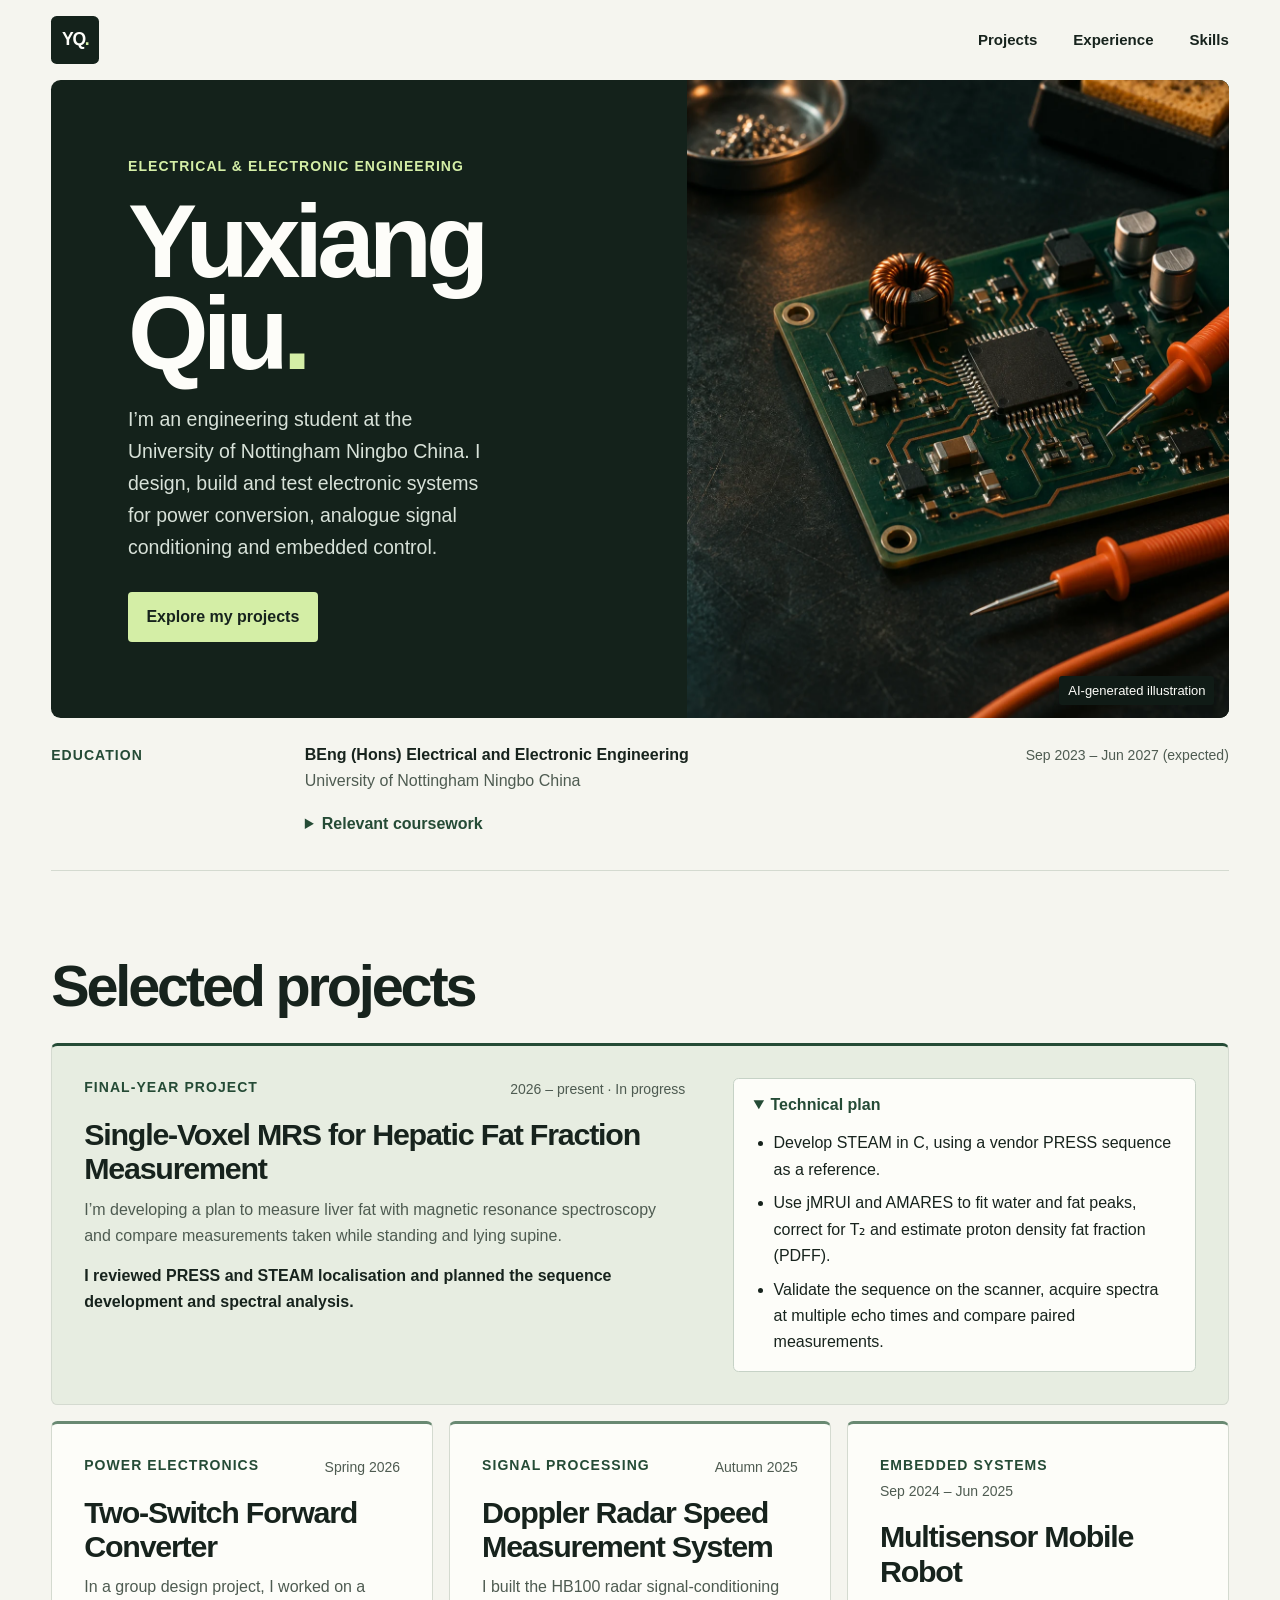
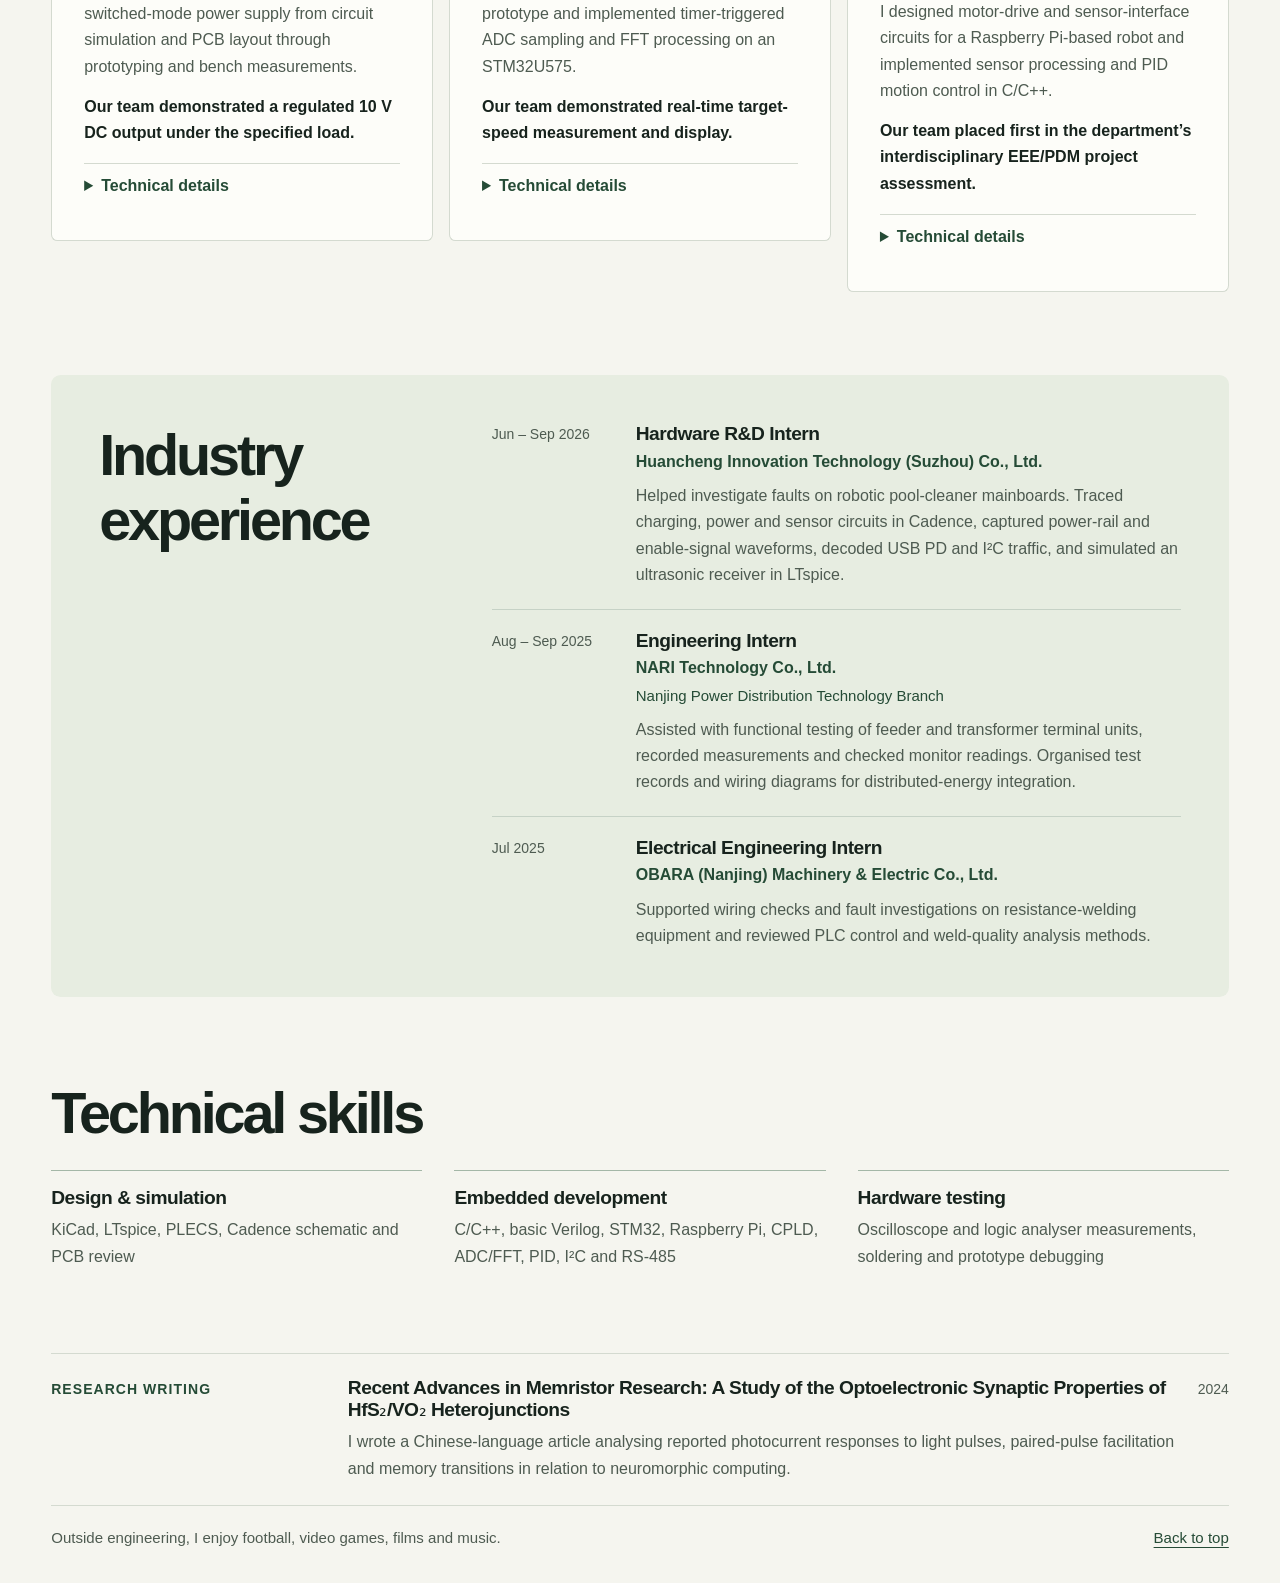
<file: index.html>
<!doctype html>
<html lang="en">
<head>
  <meta charset="utf-8">
  <meta name="viewport" content="width=device-width, initial-scale=1">
  <meta name="description" content="Yuxiang Qiu's electrical and electronic engineering portfolio, featuring circuit design, power electronics, embedded systems and hardware testing.">
  <title>Yuxiang Qiu | Electrical &amp; Electronic Engineering</title>
  <link rel="icon" href="assets/favicon.ico" sizes="16x16 32x32 48x48">
  <link rel="stylesheet" href="styles.css">
</head>
<body id="top">
  <a class="skip-link" href="#main">Skip to content</a>
  <header class="site-header frame">
    <a class="wordmark" href="#top" aria-label="Yuxiang Qiu, page top">YQ<span>.</span></a>
    <nav aria-label="Main navigation">
      <a href="#projects">Projects</a>
      <a href="#experience">Experience</a>
      <a href="#skills">Skills</a>
    </nav>
  </header>

  <main id="main" class="frame" tabindex="-1">
    <section class="hero" aria-labelledby="intro-title">
      <div class="hero-copy">
        <p class="eyebrow">Electrical &amp; Electronic Engineering</p>
        <h1 id="intro-title">Yuxiang<br>Qiu<span>.</span></h1>
        <p class="intro">I’m an engineering student at the University of Nottingham Ningbo China. I design, build and test electronic systems for power conversion, analogue signal conditioning and embedded control.</p>
        <a class="primary-link" href="#projects">Explore my projects</a>
      </div>
      <figure class="hero-visual">
        <img src="assets/bench.webp" alt="Close-up of a circuit board with a copper coil and orange test probes" width="1122" height="1402" fetchpriority="high">
        <figcaption>AI-generated illustration</figcaption>
      </figure>
    </section>

    <section class="education" aria-labelledby="education-title">
      <h2 id="education-title" class="eyebrow">Education</h2>
      <div>
        <p class="degree">BEng (Hons) Electrical and Electronic Engineering</p>
        <p>University of Nottingham Ningbo China</p>
        <details class="coursework">
          <summary>Relevant coursework</summary>
          <p><strong>Completed:</strong> Electrical Energy Conditioning and Control, Electronic Processing and Communications, and Design and Implementation of Engineering Software.</p>
          <p><strong>In progress:</strong> Analogue Electronics, Embedded Computing, and Power Electronic Design.</p>
        </details>
      </div>
      <p class="date">Sep 2023 – Jun 2027 (expected)</p>
    </section>

    <section id="projects" class="projects section" aria-labelledby="projects-title">
      <h2 id="projects-title">Selected projects</h2>
      <div class="project-grid">
        <article class="project capstone">
          <div>
            <div class="project-meta"><p class="eyebrow">Final-year project</p><p class="date">2026 – present · In progress</p></div>
            <h3>Single-Voxel MRS for Hepatic Fat Fraction Measurement</h3>
            <p>I’m developing a plan to measure liver fat with magnetic resonance spectroscopy and compare measurements taken while standing and lying supine.</p>
            <p class="project-result">I reviewed PRESS and STEAM localisation and planned the sequence development and spectral analysis.</p>
          </div>
          <details open>
            <summary>Technical plan</summary>
            <ul>
              <li>Develop STEAM in C, using a vendor PRESS sequence as a reference.</li>
              <li>Use jMRUI and AMARES to fit water and fat peaks, correct for T₂ and estimate proton density fat fraction (PDFF).</li>
              <li>Validate the sequence on the scanner, acquire spectra at multiple echo times and compare paired measurements.</li>
            </ul>
          </details>
        </article>

        <article class="project">
          <div class="project-meta"><p class="eyebrow">Power electronics</p><p class="date">Spring 2026</p></div>
          <h3>Two-Switch Forward Converter</h3>
          <p>In a group design project, I worked on a switched-mode power supply from circuit simulation and PCB layout through prototyping and bench measurements.</p>
          <p class="project-result">Our team demonstrated a regulated 10 V DC output under the specified load.</p>
          <details>
            <summary>Technical details</summary>
            <ul>
              <li>Worked on the rectifier, switching stage, transformer and LC output filter.</li>
              <li>Compared open- and closed-loop operation in PLECS and laid out a two-layer PCB in KiCad.</li>
              <li>Built PWM and gate-drive circuits, wound the transformer and output inductor, and measured switching behaviour and ripple.</li>
              <li>Designed Type I and Type III voltage-loop compensators and evaluated thermal requirements.</li>
            </ul>
          </details>
        </article>

        <article class="project">
          <div class="project-meta"><p class="eyebrow">Signal processing</p><p class="date">Autumn 2025</p></div>
          <h3>Doppler Radar Speed Measurement System</h3>
          <p>I built the HB100 radar signal-conditioning prototype and implemented timer-triggered ADC sampling and FFT processing on an STM32U575.</p>
          <p class="project-result">Our team demonstrated real-time target-speed measurement and display.</p>
          <details>
            <summary>Technical details</summary>
            <ul>
              <li>Simulated filters, amplification and comparator stages in LTspice, and developed the PCB layout in KiCad.</li>
              <li>Measured the intermediate-frequency signal to tune gain and filtering for the STM32 ADC.</li>
              <li>Implemented CPLD display and serial decoding logic in Verilog and integrated RS-485 communication.</li>
            </ul>
          </details>
        </article>

        <article class="project">
          <div class="project-meta"><p class="eyebrow">Embedded systems</p><p class="date">Sep 2024 – Jun 2025</p></div>
          <h3>Multisensor Mobile Robot</h3>
          <p>I designed motor-drive and sensor-interface circuits for a Raspberry Pi-based robot and implemented sensor processing and PID motion control in C/C++.</p>
          <p class="project-result">Our team placed first in the department’s interdisciplinary EEE/PDM project assessment.</p>
          <details>
            <summary>Technical details</summary>
            <ul>
              <li>Designed an H-bridge motor drive and level shifting for 5 V sensors connected to 3.3 V GPIO.</li>
              <li>Integrated ultrasonic, inertial and infrared sensors. Our team measured ultrasonic distances to within ±1 cm.</li>
              <li>Used an oscilloscope to diagnose interference and motor instability during prototype testing.</li>
            </ul>
          </details>
        </article>

      </div>
    </section>

    <section id="experience" class="experience section" aria-labelledby="experience-title">
      <h2 id="experience-title">Industry experience</h2>
      <div class="roles">
        <article class="role">
          <p class="date">Jun – Sep 2026</p>
          <div>
            <h3>Hardware R&amp;D Intern</h3>
            <p class="organisation">Huancheng Innovation Technology (Suzhou) Co., Ltd.</p>
            <p>Helped investigate faults on robotic pool-cleaner mainboards. Traced charging, power and sensor circuits in Cadence, captured power-rail and enable-signal waveforms, decoded USB PD and I²C traffic, and simulated an ultrasonic receiver in LTspice.</p>
          </div>
        </article>
        <article class="role">
          <p class="date">Aug – Sep 2025</p>
          <div>
            <h3>Engineering Intern</h3>
            <p class="organisation">NARI Technology Co., Ltd.</p>
            <p class="branch">Nanjing Power Distribution Technology Branch</p>
            <p>Assisted with functional testing of feeder and transformer terminal units, recorded measurements and checked monitor readings. Organised test records and wiring diagrams for distributed-energy integration.</p>
          </div>
        </article>
        <article class="role">
          <p class="date">Jul 2025</p>
          <div>
            <h3>Electrical Engineering Intern</h3>
            <p class="organisation">OBARA (Nanjing) Machinery &amp; Electric Co., Ltd.</p>
            <p>Supported wiring checks and fault investigations on resistance-welding equipment and reviewed PLC control and weld-quality analysis methods.</p>
          </div>
        </article>
      </div>
    </section>

    <section id="skills" class="section" aria-labelledby="skills-title">
      <h2 id="skills-title">Technical skills</h2>
      <div class="skill-grid">
        <div><h3>Design &amp; simulation</h3><p>KiCad, LTspice, PLECS, Cadence schematic and PCB review</p></div>
        <div><h3>Embedded development</h3><p>C/C++, basic Verilog, STM32, Raspberry Pi, CPLD, ADC/FFT, PID, I²C and RS-485</p></div>
        <div><h3>Hardware testing</h3><p>Oscilloscope and logic analyser measurements, soldering and prototype debugging</p></div>
      </div>
    </section>

    <section class="research" aria-labelledby="research-title">
      <h2 id="research-title" class="eyebrow">Research writing</h2>
      <div>
        <h3>Recent Advances in Memristor Research: A Study of the Optoelectronic Synaptic Properties of HfS₂/VO₂ Heterojunctions</h3>
        <p>I wrote a Chinese-language article analysing reported photocurrent responses to light pulses, paired-pulse facilitation and memory transitions in relation to neuromorphic computing.</p>
      </div>
      <p class="date">2024</p>
    </section>
  </main>

  <footer class="site-footer frame">
    <p>Outside engineering, I enjoy football, video games, films and music.</p>
    <a href="#top">Back to top</a>
  </footer>
</body>
</html>
</file>
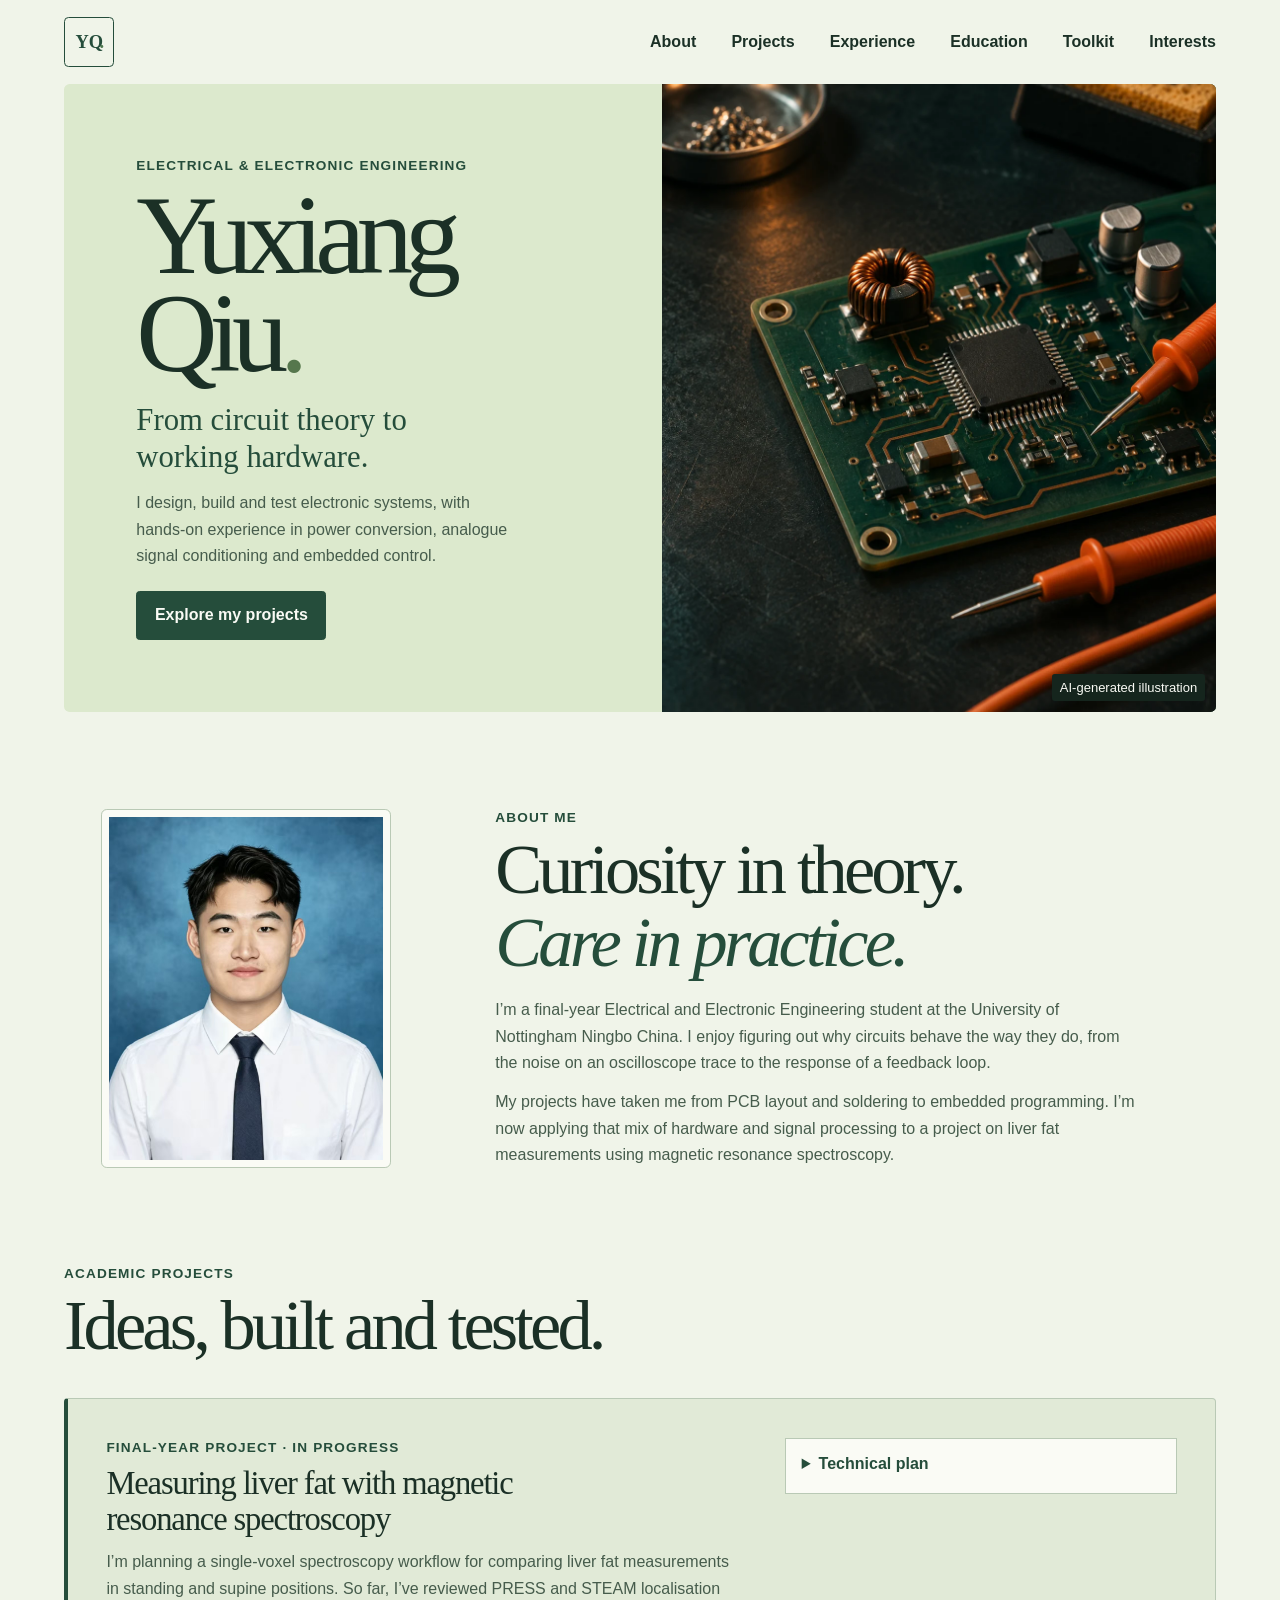
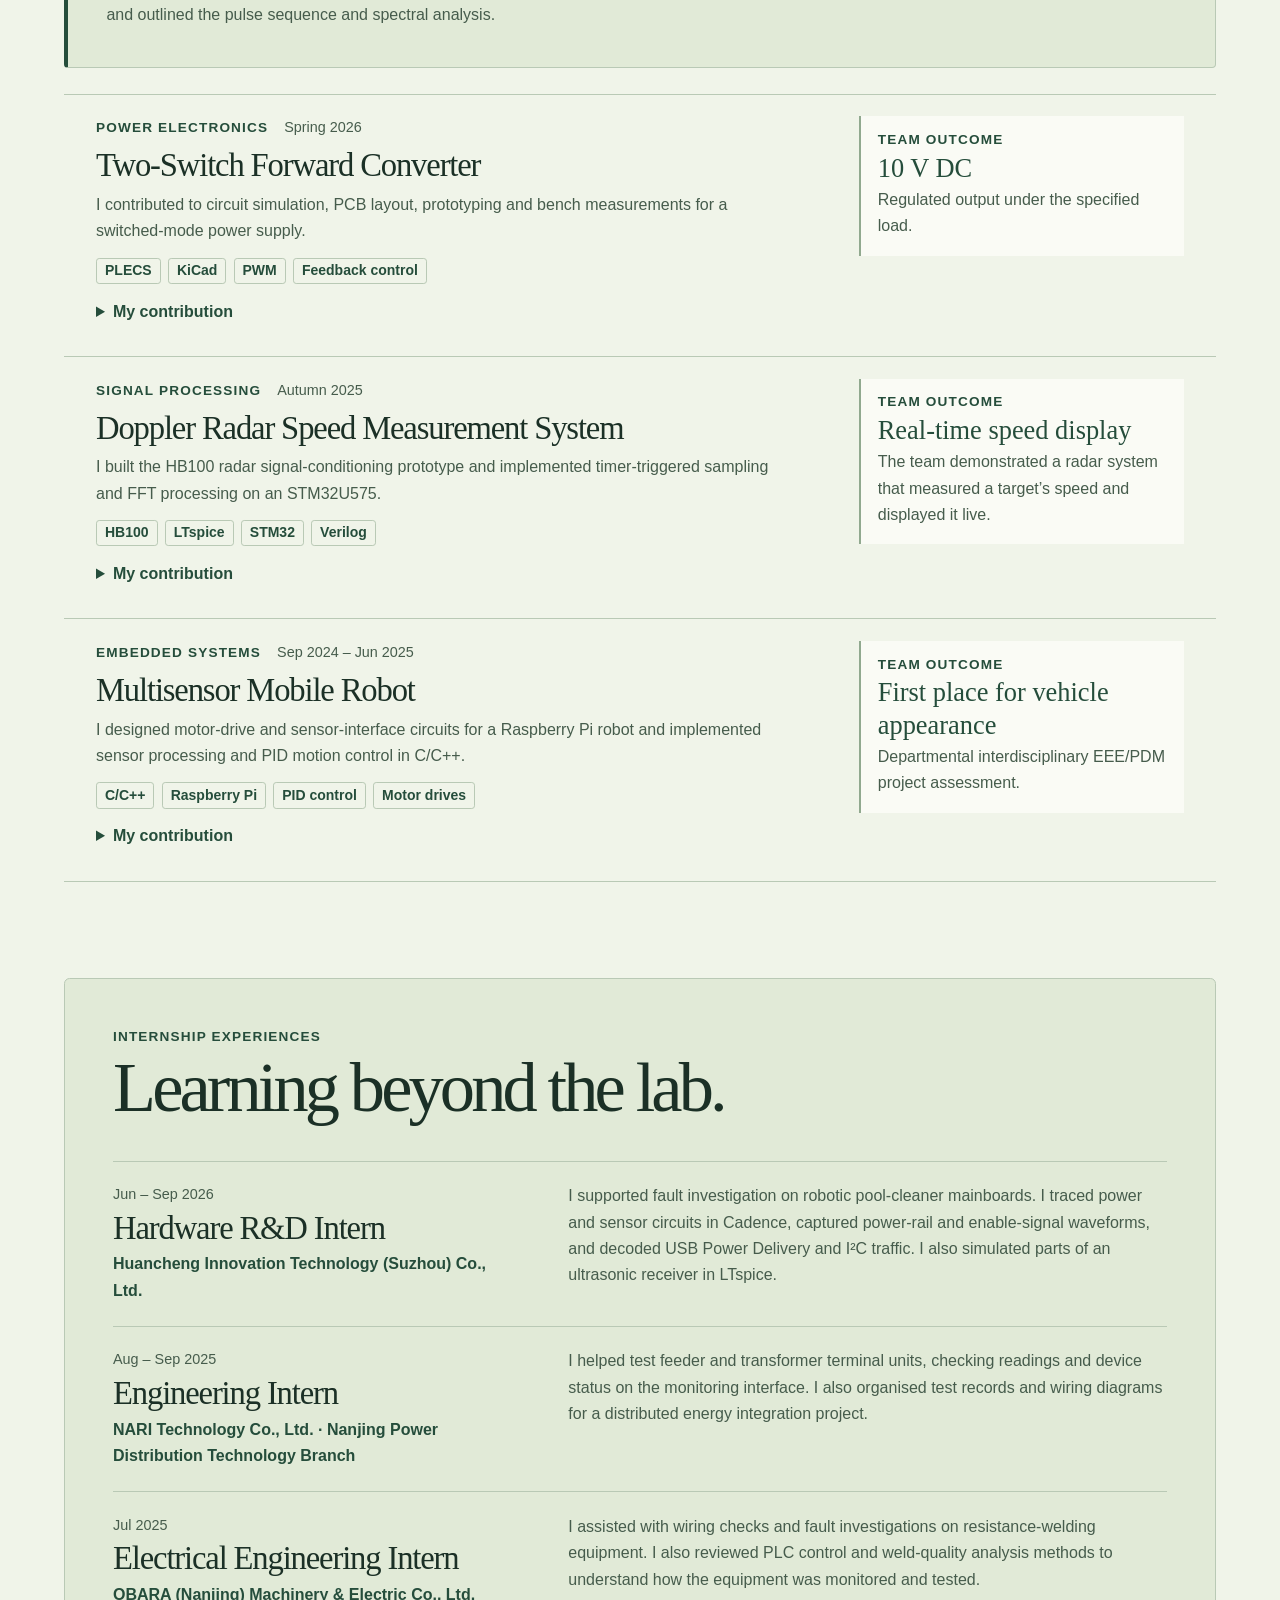
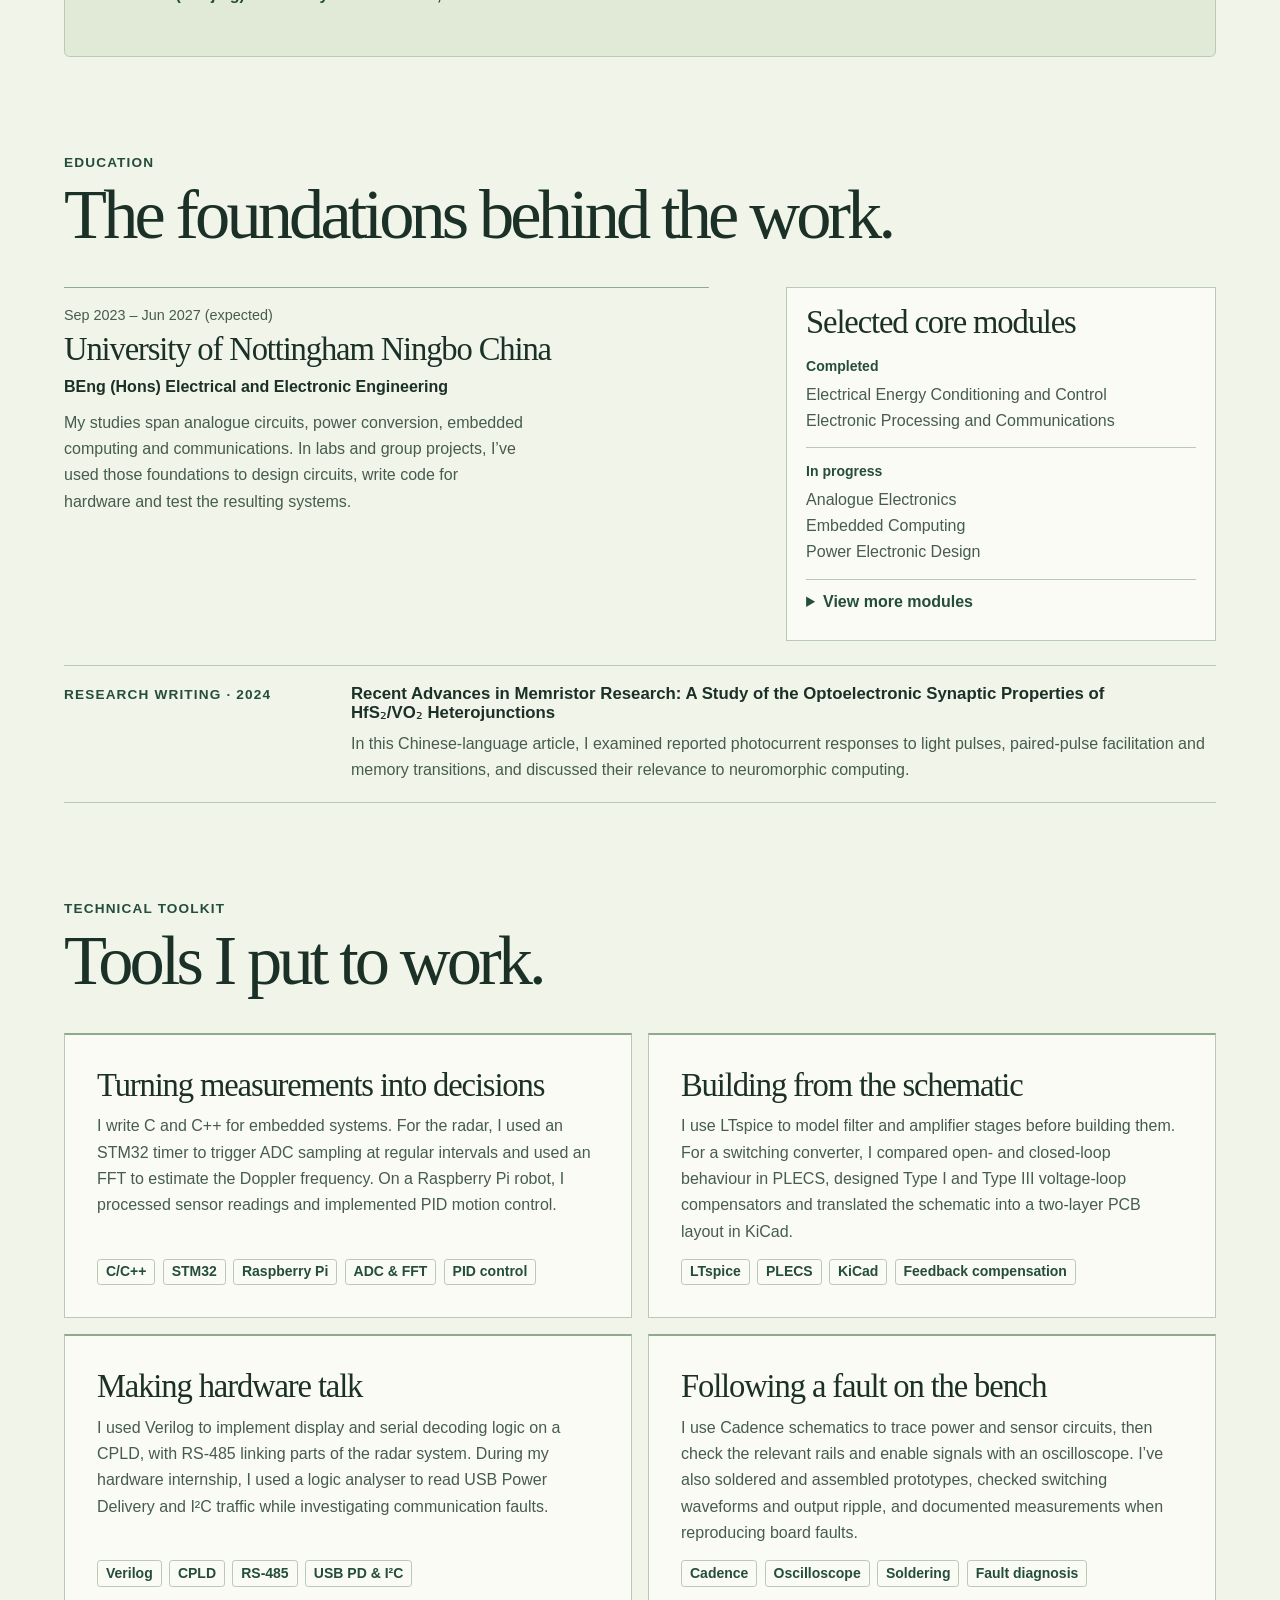
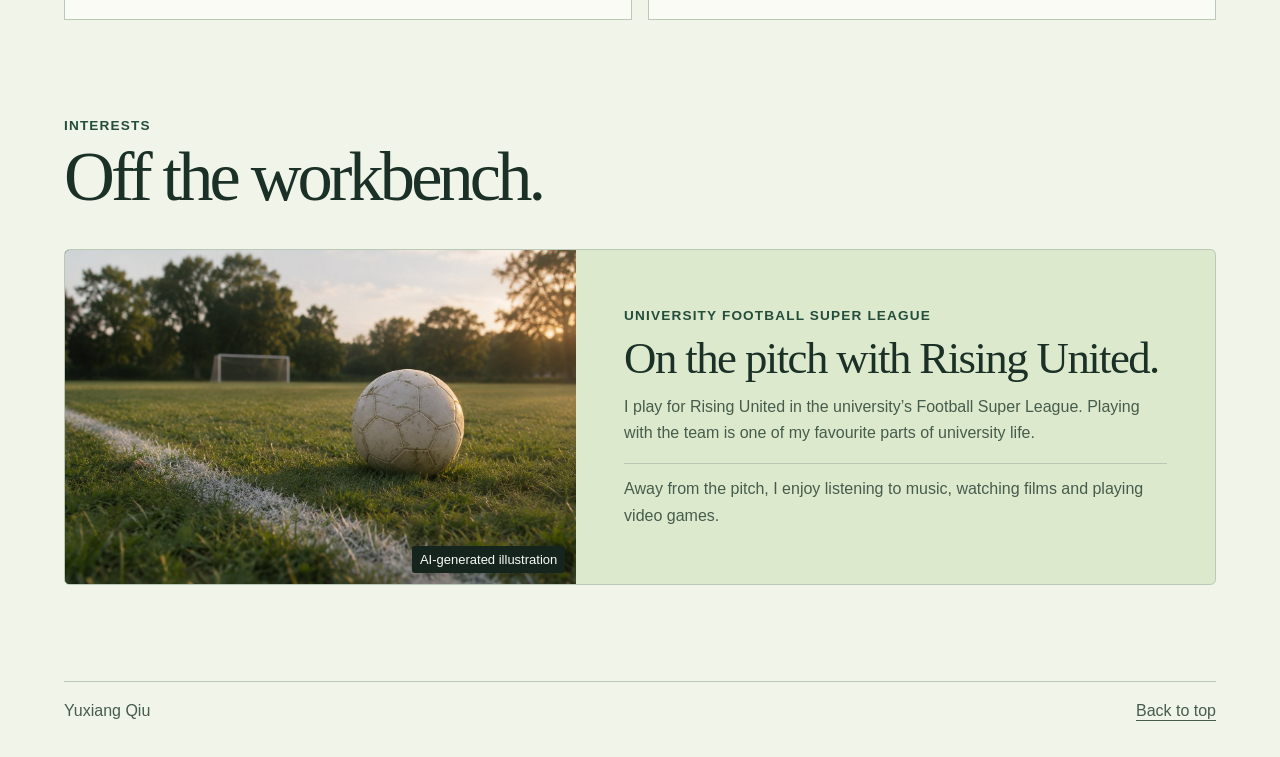
<file: part1-v2/index.html>
<!doctype html>
<html lang="en-GB">
<head>
  <meta charset="utf-8">
  <meta name="viewport" content="width=device-width, initial-scale=1">
  <meta name="description" content="Yuxiang Qiu's engineering portfolio, from circuit design and embedded systems to magnetic resonance spectroscopy.">
  <title>Yuxiang Qiu | Engineering Portfolio</title>
  <link rel="icon" href="assets/favicon.ico" sizes="16x16 32x32 48x48">
  <link rel="stylesheet" href="styles.css">
</head>
<body id="top">
  <a class="skip-link" href="#main">Skip to content</a>
  <header class="site-header frame">
    <a class="wordmark" href="#top" aria-label="Yuxiang Qiu, page top">YQ<span>.</span></a>
    <nav aria-label="Main navigation">
      <a href="#about">About</a>
      <a href="#projects">Projects</a>
      <a href="#experience">Experience</a>
      <a href="#education">Education</a>
      <a href="#skills">Toolkit</a>
      <a href="#interests">Interests</a>
    </nav>
  </header>

  <main id="main" class="frame" tabindex="-1">
    <section class="hero" aria-labelledby="hero-title">
      <div class="hero-copy">
        <p class="section-label">Electrical &amp; Electronic Engineering</p>
        <h1 id="hero-title">Yuxiang<br class="hero-break"> Qiu<span>.</span></h1>
        <p class="hero-line">From circuit theory to working hardware.</p>
        <p class="hero-description">I design, build and test electronic systems, with hands-on experience in power conversion, analogue signal conditioning and embedded control.</p>
        <a class="button" href="#projects">Explore my projects</a>
      </div>
      <figure class="hero-media">
        <img src="assets/bench.webp" alt="Close-up of a circuit board with a copper coil and orange test probes" width="1122" height="1402" fetchpriority="high">
        <figcaption>AI-generated illustration</figcaption>
      </figure>
    </section>

    <section id="about" class="about section" aria-labelledby="about-title">
      <div class="about-copy">
        <p class="section-label">About me</p>
        <h2 id="about-title">Curiosity in theory.<br><em>Care in practice.</em></h2>
        <p>I’m a final-year Electrical and Electronic Engineering student at the University of Nottingham Ningbo China. I enjoy figuring out why circuits behave the way they do, from the noise on an oscilloscope trace to the response of a feedback loop.</p>
        <p>My projects have taken me from PCB layout and soldering to embedded programming. I’m now applying that mix of hardware and signal processing to a project on liver fat measurements using magnetic resonance spectroscopy.</p>
      </div>
      <img class="portrait" src="assets/portrait.jpg" alt="Portrait of Yuxiang Qiu" width="960" height="1200" loading="lazy" decoding="async">
    </section>

    <section id="projects" class="section" aria-labelledby="projects-title">
      <header class="section-heading">
        <p class="section-label">Academic projects</p>
        <h2 id="projects-title">Ideas, built and tested.</h2>
      </header>
      <article class="current-project">
        <div>
          <p class="section-label">Final-year project · In progress</p>
          <h3>Measuring liver fat with magnetic resonance spectroscopy</h3>
          <p>I’m planning a single-voxel spectroscopy workflow for comparing liver fat measurements in standing and supine positions. So far, I’ve reviewed PRESS and STEAM localisation and outlined the pulse sequence and spectral analysis.</p>
        </div>
        <details>
          <summary>Technical plan</summary>
          <ul>
            <li>Use a vendor PRESS sequence as a reference for developing STEAM in C.</li>
            <li>Fit water and fat peaks using jMRUI and AMARES, then apply T₂ correction to estimate proton density fat fraction (PDFF).</li>
            <li>Validate the sequence on the scanner and compare paired measurements acquired at multiple echo times.</li>
          </ul>
        </details>
      </article>
      <div class="project-list">
        <article class="project">
          <div>
            <div class="entry-meta"><p class="section-label">Power electronics</p><p class="date">Spring 2026</p></div>
            <h3>Two-Switch Forward Converter</h3>
            <p>I contributed to circuit simulation, PCB layout, prototyping and bench measurements for a switched-mode power supply.</p>
            <ul class="tags" aria-label="Technologies"><li>PLECS</li><li>KiCad</li><li>PWM</li><li>Feedback control</li></ul>
            <details>
              <summary>My contribution</summary>
              <ul>
                <li>Compared open- and closed-loop operation in PLECS and laid out a two-layer PCB in KiCad.</li>
                <li>Built PWM and gate-drive circuits, wound magnetic components and checked switching behaviour and ripple on the bench.</li>
                <li>Designed Type I and Type III voltage-loop compensators.</li>
              </ul>
            </details>
          </div>
          <div class="outcome">
            <p class="section-label">Team outcome</p>
            <p class="result">10 V DC</p>
            <p>Regulated output under the specified load.</p>
          </div>
        </article>
        <article class="project">
          <div>
            <div class="entry-meta"><p class="section-label">Signal processing</p><p class="date">Autumn 2025</p></div>
            <h3>Doppler Radar Speed Measurement System</h3>
            <p>I built the HB100 radar signal-conditioning prototype and implemented timer-triggered sampling and FFT processing on an STM32U575.</p>
            <ul class="tags" aria-label="Technologies"><li>HB100</li><li>LTspice</li><li>STM32</li><li>Verilog</li></ul>
            <details>
              <summary>My contribution</summary>
              <ul>
                <li>Simulated filtering, amplification and comparator stages in LTspice and developed the PCB layout in KiCad.</li>
                <li>Checked the radar signal on the bench to tune the gain and filtering for the STM32 ADC.</li>
                <li>Implemented display and serial decoding logic on a CPLD and integrated RS-485 communication.</li>
              </ul>
            </details>
          </div>
          <div class="outcome">
            <p class="section-label">Team outcome</p>
            <p class="result">Real-time speed display</p>
            <p>The team demonstrated a radar system that measured a target’s speed and displayed it live.</p>
          </div>
        </article>
        <article class="project">
          <div>
            <div class="entry-meta"><p class="section-label">Embedded systems</p><p class="date">Sep 2024 – Jun 2025</p></div>
            <h3>Multisensor Mobile Robot</h3>
            <p>I designed motor-drive and sensor-interface circuits for a Raspberry Pi robot and implemented sensor processing and PID motion control in C/C++.</p>
            <ul class="tags" aria-label="Technologies"><li>C/C++</li><li>Raspberry Pi</li><li>PID control</li><li>Motor drives</li></ul>
            <details>
              <summary>My contribution</summary>
              <ul>
                <li>Designed an H-bridge motor drive and level shifting for 5 V sensors connected to 3.3 V GPIO.</li>
                <li>Integrated ultrasonic, inertial and infrared sensors. Our team measured ultrasonic distances to within ±1 cm.</li>
                <li>Used an oscilloscope to diagnose interference and motor instability during prototype testing.</li>
              </ul>
            </details>
          </div>
          <div class="outcome">
            <p class="section-label">Team outcome</p>
            <p class="result">First place for vehicle appearance</p>
            <p>Departmental interdisciplinary EEE/PDM project assessment.</p>
          </div>
        </article>
      </div>
    </section>

    <section id="experience" class="section experience" aria-labelledby="experience-title">
      <header class="section-heading">
        <p class="section-label">Internship experiences</p>
        <h2 id="experience-title">Learning beyond the lab.</h2>
      </header>
      <div class="experience-list">
        <article class="role">
          <div>
            <p class="date">Jun – Sep 2026</p>
            <h3>Hardware R&amp;D Intern</h3>
            <p class="organisation">Huancheng Innovation Technology (Suzhou) Co., Ltd.</p>
          </div>
          <p>I supported fault investigation on robotic pool-cleaner mainboards. I traced power and sensor circuits in Cadence, captured power-rail and enable-signal waveforms, and decoded USB Power Delivery and I²C traffic. I also simulated parts of an ultrasonic receiver in LTspice.</p>
        </article>
        <article class="role">
          <div>
            <p class="date">Aug – Sep 2025</p>
            <h3>Engineering Intern</h3>
            <p class="organisation">NARI Technology Co., Ltd. · Nanjing Power Distribution Technology Branch</p>
          </div>
          <p>I helped test feeder and transformer terminal units, checking readings and device status on the monitoring interface. I also organised test records and wiring diagrams for a distributed energy integration project.</p>
        </article>
        <article class="role">
          <div>
            <p class="date">Jul 2025</p>
            <h3>Electrical Engineering Intern</h3>
            <p class="organisation">OBARA (Nanjing) Machinery &amp; Electric Co., Ltd.</p>
          </div>
          <p>I assisted with wiring checks and fault investigations on resistance-welding equipment. I also reviewed PLC control and weld-quality analysis methods to understand how the equipment was monitored and tested.</p>
        </article>
      </div>
    </section>

    <section id="education" class="section" aria-labelledby="education-title">
      <header class="section-heading">
        <p class="section-label">Education</p>
        <h2 id="education-title">The foundations behind the work.</h2>
      </header>
      <div class="education-grid">
        <div class="degree">
          <p class="date">Sep 2023 – Jun 2027 (expected)</p>
          <h3>University of Nottingham Ningbo China</h3>
          <p class="degree-name">BEng (Hons) Electrical and Electronic Engineering</p>
          <p>My studies span analogue circuits, power conversion, embedded computing and communications. In labs and group projects, I’ve used those foundations to design circuits, write code for hardware and test the resulting systems.</p>
        </div>
        <div class="core-courses">
          <h3>Selected core modules</h3>
          <dl class="course-groups">
            <div>
              <dt>Completed</dt>
              <dd>Electrical Energy Conditioning and Control</dd>
              <dd>Electronic Processing and Communications</dd>
            </div>
            <div>
              <dt>In progress</dt>
              <dd>Analogue Electronics</dd>
              <dd>Embedded Computing</dd>
              <dd>Power Electronic Design</dd>
            </div>
          </dl>
          <details class="course-details">
            <summary>View more modules</summary>
            <h4>2024–2025</h4>
            <ul>
              <li>Power and Energy <span class="course-code">(EEEE1035)</span></li>
              <li>Information and Systems <span class="course-code">(EEEE1036)</span></li>
              <li>Engineering Mathematics <span class="course-code">(EEEE1037)</span></li>
              <li>Introduction to Software Engineering and Programming <span class="course-code">(EEEE1044)</span></li>
              <li>Applied Electrical and Electronic Engineering Construction Project <span class="course-code">(EEEE1039)</span></li>
              <li>Contemporary Engineering Themes A <span class="course-code">(EEEE1045)</span></li>
            </ul>
            <h4>2025–2026</h4>
            <ul>
              <li>Modelling Methods and Tools <span class="course-code">(EEEE2058)</span></li>
              <li>Design and Implementation of Engineering Software <span class="course-code">(EEEE2067)</span></li>
              <li>Electronic Systems Group Design Project <span class="course-code">(EEEE2075)</span></li>
              <li>Energy Conditioning Group Design Project <span class="course-code">(EEEE2074)</span></li>
              <li>Contemporary Engineering Themes B <span class="course-code">(EEEE2068)</span></li>
            </ul>
          </details>
        </div>
      </div>
      <aside class="research" aria-labelledby="research-title">
        <p class="section-label">Research writing · 2024</p>
        <div>
          <h3 id="research-title">Recent Advances in Memristor Research: A Study of the Optoelectronic Synaptic Properties of HfS₂/VO₂ Heterojunctions</h3>
          <p>In this Chinese-language article, I examined reported photocurrent responses to light pulses, paired-pulse facilitation and memory transitions, and discussed their relevance to neuromorphic computing.</p>
        </div>
      </aside>
    </section>

    <section id="skills" class="section" aria-labelledby="skills-title">
      <header class="section-heading">
        <p class="section-label">Technical toolkit</p>
        <h2 id="skills-title">Tools I put to work.</h2>
      </header>
      <div class="toolkit">
        <article class="tool">
          <h3>Turning measurements into decisions</h3>
          <p>I write C and C++ for embedded systems. For the radar, I used an STM32 timer to trigger ADC sampling at regular intervals and used an FFT to estimate the Doppler frequency. On a Raspberry Pi robot, I processed sensor readings and implemented PID motion control.</p>
          <ul class="tags" aria-label="Tools and methods"><li>C/C++</li><li>STM32</li><li>Raspberry Pi</li><li>ADC &amp; FFT</li><li>PID control</li></ul>
        </article>
        <article class="tool">
          <h3>Building from the schematic</h3>
          <p>I use LTspice to model filter and amplifier stages before building them. For a switching converter, I compared open- and closed-loop behaviour in PLECS, designed Type I and Type III voltage-loop compensators and translated the schematic into a two-layer PCB layout in KiCad.</p>
          <ul class="tags" aria-label="Tools and methods"><li>LTspice</li><li>PLECS</li><li>KiCad</li><li>Feedback compensation</li></ul>
        </article>
        <article class="tool">
          <h3>Making hardware talk</h3>
          <p>I used Verilog to implement display and serial decoding logic on a CPLD, with RS-485 linking parts of the radar system. During my hardware internship, I used a logic analyser to read USB Power Delivery and I²C traffic while investigating communication faults.</p>
          <ul class="tags" aria-label="Tools and methods"><li>Verilog</li><li>CPLD</li><li>RS-485</li><li>USB PD &amp; I²C</li></ul>
        </article>
        <article class="tool">
          <h3>Following a fault on the bench</h3>
          <p>I use Cadence schematics to trace power and sensor circuits, then check the relevant rails and enable signals with an oscilloscope. I’ve also soldered and assembled prototypes, checked switching waveforms and output ripple, and documented measurements when reproducing board faults.</p>
          <ul class="tags" aria-label="Tools and methods"><li>Cadence</li><li>Oscilloscope</li><li>Soldering</li><li>Fault diagnosis</li></ul>
        </article>
      </div>
    </section>

    <section id="interests" class="section" aria-labelledby="interests-title">
      <header class="section-heading">
        <p class="section-label">Interests</p>
        <h2 id="interests-title">Off the workbench.</h2>
      </header>
      <div class="football">
        <!-- ImageGen prompt: Use case: photorealistic-natural. Asset type: editorial landscape photograph, 3:2, for an English-language student portfolio’s university football section. An unbranded, lightly scuffed white football resting just inside the chalk touchline of a natural grass football pitch, with a simple distant goal and trees softly out of focus in the background. Low camera angle close to the grass, the football in the middle-right third and the touchline leading from the lower left. Late-afternoon natural sunlight, muted grass-greens, warm cream highlights, subtle analog photographic grain, contemplative feeling just before kickoff. Realistic football, believable perspective, recognisable single touchline. Generic illustrative scene, with no people, identifying venues, kit, signage, logos, captions or watermark. -->
        <figure class="football-media">
          <img src="assets/football.jpg" alt="A football beside the touchline on a sunlit pitch" width="1536" height="1024" loading="lazy" decoding="async">
          <figcaption>AI-generated illustration</figcaption>
        </figure>
        <div class="football-copy">
          <p class="section-label">University Football Super League</p>
          <h3>On the pitch with Rising United.</h3>
          <p>I play for Rising United in the university’s Football Super League. Playing with the team is one of my favourite parts of university life.</p>
          <p class="other-interests">Away from the pitch, I enjoy listening to music, watching films and playing video games.</p>
        </div>
      </div>
    </section>
  </main>

  <footer class="site-footer frame">
    <p>Yuxiang Qiu</p>
    <a href="#top">Back to top</a>
  </footer>
</body>
</html>
</file>
<file: styles.css>
:root {
  color-scheme: light;
  --paper: #f5f5ef;
  --card: #fdfdf9;
  --ink: #17231d;
  --muted: #4e5b51;
  --forest: #254b36;
  --line: #d4dad0;
  --lime: #d4eea6;
  --dark: #14221b;
  --gutter: clamp(1rem, 4vw, 3.5rem);
  font-family: Inter, 'Segoe UI', sans-serif;
  font-synthesis: none;
}

*, *::before, *::after { box-sizing: border-box; }
html { scroll-padding-top: 1.5rem; }
body { margin: 0; background: var(--paper); color: var(--ink); line-height: 1.65; }
h1, h2, h3, p, figure { margin: 0; }
h1, h2, h3 { line-height: 1.12; }
a { color: inherit; text-underline-offset: 0.25em; }
:focus-visible { outline: 3px solid #277a59; outline-offset: 5px; }
.frame { width: min(100% - 2 * var(--gutter), 75rem); margin-inline: auto; }

.skip-link {
  position: fixed;
  inset: 1rem auto auto 1rem;
  z-index: 2;
  padding: 0.8rem 1.15rem;
  transform: translateY(-200%);
  background: var(--card);
}
.skip-link:focus { transform: translateY(0); }

.site-header {
  min-height: 5rem;
  display: flex;
  flex-wrap: wrap;
  align-items: center;
  justify-content: space-between;
  gap: 0.6rem 1.25rem;
  padding-block: 0.75rem;
}
.wordmark {
  display: inline-flex;
  align-items: center;
  justify-content: center;
  width: 3rem;
  height: 3rem;
  border-radius: 0.35rem;
  background: var(--dark);
  color: var(--card);
  font-size: 1.1rem;
  font-weight: 750;
  letter-spacing: -0.07em;
  text-decoration: none;
}
.wordmark span { color: var(--lime); }
.site-header nav { display: flex; flex-wrap: wrap; gap: 0 clamp(0.75rem, 3vw, 2.25rem); }
.site-header nav a {
  display: inline-block;
  padding-block: 0.5rem;
  font-size: 0.94rem;
  font-weight: 640;
  text-decoration: none;
}
.site-header nav a:hover { text-decoration: underline; }

.hero {
  display: grid;
  grid-template-columns: 54% 46%;
  background: var(--dark);
  color: var(--card);
  border-radius: 0.6rem;
  overflow: hidden;
}
.hero-copy { align-self: center; padding: clamp(2rem, 6vw, 5rem); }
.eyebrow {
  font-size: 0.875rem;
  font-weight: 740;
  line-height: 1.4;
  letter-spacing: 0.075em;
  text-transform: uppercase;
}
.hero .eyebrow { color: var(--lime); }
.hero h1 {
  margin-block: 1.15rem 1.45rem;
  font-size: clamp(3.5rem, 8.1vw, 7rem);
  font-weight: 750;
  line-height: 0.89;
  letter-spacing: -0.058em;
}
.hero h1 span { color: var(--lime); }
.intro {
  max-width: 34ch;
  color: #d8e2d9;
  font-size: clamp(1rem, 1.6vw, 1.22rem);
}
.primary-link {
  display: inline-flex;
  margin-top: 1.8rem;
  padding: 0.72rem 1.15rem;
  border-radius: 0.25rem;
  background: var(--lime);
  color: var(--ink);
  font-weight: 720;
  text-decoration: none;
}
.primary-link:hover { background: #e4f5c9; }
.primary-link:focus-visible { outline-color: var(--lime); }
.hero-visual { position: relative; min-height: 100%; background: #263a30; }
.hero-visual img { position: absolute; width: 100%; height: 100%; object-fit: cover; object-position: 53% 53%; }
.hero-visual figcaption {
  position: absolute;
  inset: auto 0.9rem 0.85rem auto;
  padding: 0.23rem 0.55rem;
  border-radius: 0.2rem;
  background: #101b16;
  color: var(--card);
  font-size: 0.8125rem;
}

.education, .research {
  display: grid;
  grid-template-columns: minmax(8.75rem, 1fr) minmax(0, 3fr) auto;
  align-items: baseline;
  gap: 0.55rem 1.25rem;
  padding: 1.45rem 0;
  border-bottom: 1px solid var(--line);
}
.education .eyebrow, .research .eyebrow { color: var(--forest); }
.education p, .research p { color: var(--muted); }
.education .degree { color: var(--ink); font-weight: 700; }
.coursework { margin-top: 0.5rem; }
.coursework p + p { margin-top: 0.45rem; }
.date { color: var(--muted); font-size: 0.875rem; font-variant-numeric: tabular-nums; }
.section { margin-block: clamp(3rem, 6.5vw, 6rem); }
.section h2 {
  margin-bottom: 1.55rem;
  font-size: clamp(2.05rem, 5vw, 3.6rem);
  font-weight: 730;
  letter-spacing: -0.055em;
}

.project-grid { display: grid; grid-template-columns: repeat(2, minmax(0, 1fr)); gap: 1rem; align-items: start; }
.project {
  padding: clamp(1rem, 3vw, 2rem);
  background: var(--card);
  border: 1px solid var(--line);
  border-top: 3px solid #698972;
  border-radius: 0.4rem;
}
.project-meta { display: flex; flex-wrap: wrap; justify-content: space-between; gap: 0.3rem 1rem; margin-bottom: 1rem; }
.project .eyebrow { color: var(--forest); }
.project h3 { margin-bottom: 0.7rem; font-size: clamp(1.4rem, 2.5vw, 1.9rem); letter-spacing: -0.04em; }
.project h3 + p { color: var(--muted); }
.project-result { margin-top: 0.85rem; font-weight: 650; }
.project details { margin-top: 1.05rem; border-top: 1px solid var(--line); }
.project summary, .coursework summary {
  min-height: 2.75rem;
  padding-block: 0.55rem;
  color: var(--forest);
  font-weight: 670;
  cursor: pointer;
}
summary:hover { text-decoration: underline; text-underline-offset: 0.25em; }
.project ul { padding-inline-start: 1.25rem; margin: 0.2rem 0 0; }
.project li + li { margin-top: 0.45rem; }
.capstone {
  grid-column: 1 / -1;
  display: grid;
  grid-template-columns: minmax(0, 1.3fr) minmax(0, 1fr);
  align-items: start;
  gap: 1.25rem clamp(1.5rem, 4vw, 3rem);
  background: #e7ede1;
  border-top-color: var(--forest);
}
.capstone details {
  margin: 0;
  padding: 0.25rem 1.2rem 0.95rem;
  border: 1px solid #c6d2c6;
  border-radius: 0.35rem;
  background: var(--card);
}

.experience {
  display: grid;
  grid-template-columns: minmax(0, 1fr) minmax(0, 2fr);
  gap: 0 3rem;
  padding: clamp(1.3rem, 4vw, 3rem);
  border-radius: 0.6rem;
  background: #e7ede1;
}
.role { display: grid; grid-template-columns: 8rem minmax(0, 1fr); gap: 0.4rem 1rem; padding: 1.25rem 0; }
.role:first-child { padding-top: 0; }
.role:last-child { padding-bottom: 0; }
.role + .role { border-top: 1px solid #c6d2c6; }
.role h3, .skill-grid h3, .research h3 { font-size: 1.2rem; letter-spacing: -0.025em; }
.role .organisation { margin: 0.25rem 0 0.5rem; color: var(--forest); font-weight: 660; }
.role .branch { margin: -0.35rem 0 0.5rem; color: var(--forest); font-size: 0.9375rem; }
.role p:last-child, .skill-grid p { color: var(--muted); }

.skill-grid { display: grid; grid-template-columns: repeat(3, minmax(0, 1fr)); gap: 1rem 2rem; }
.skill-grid > div { padding-top: 1rem; border-top: 1px solid #a4b7a7; }
.skill-grid p, .research h3 + p { margin-top: 0.55rem; }
.research { border-top: 1px solid var(--line); }
.site-footer {
  display: flex;
  justify-content: space-between;
  gap: 1rem;
  padding-block: 1.25rem 2rem;
  color: var(--muted);
  font-size: 0.94rem;
}
.site-footer a { color: var(--forest); white-space: nowrap; }

@media (min-width: 64rem) {
  .project-grid { grid-template-columns: repeat(3, minmax(0, 1fr)); }
}

@media (max-width: 57rem) {
  .experience { grid-template-columns: 1fr; }
  .education, .research { grid-template-columns: minmax(8rem, 1fr) minmax(0, 3fr); }
  .education .date, .research .date { grid-column: 2; }
}

@media (max-width: 40rem) {
  .site-header { min-height: 4.2rem; }
  .hero { grid-template-columns: 1fr; }
  .hero-copy { padding: 2rem 1.35rem; }
  .hero h1 { font-size: clamp(3.65rem, 14vw, 5rem); }
  .hero-visual { min-height: 0; aspect-ratio: 1.6; }
  .education, .research, .role, .project-grid, .skill-grid, .capstone { grid-template-columns: 1fr; }
  .education .date, .research .date { grid-column: 1; }
  .skill-grid { gap: 1.25rem; }
}
</file>
<file: part1-v2/styles.css>
:root {
  color-scheme: light;
  --page: #f0f4e9;
  --paper: #fafbf5;
  --sage: #e1ead7;
  --hero: #dce9cd;
  --ink: #1b3026;
  --forest: #254d3b;
  --muted: #465c4c;
  --line: #b9c9b5;
  --rule: #91a98f;
  --gutter: clamp(1rem, 5vw, 4rem);
  --display: Georgia, "Times New Roman", serif;
  font-family: "Segoe UI", Arial, sans-serif;
  font-synthesis: none;
}

*, *::before, *::after { box-sizing: border-box; }
html { scroll-padding-top: 1.5rem; }
body { margin: 0; color: var(--ink); background: var(--page); line-height: 1.65; }
h1, h2, h3, p, figure { margin: 0; }
img { display: block; max-width: 100%; }
a { color: inherit; text-underline-offset: 0.25em; }
:focus-visible { outline: 3px solid #33664b; outline-offset: 4px; }
.frame { width: min(calc(100% - 2 * var(--gutter)), 76rem); margin-inline: auto; }

.skip-link {
  position: fixed;
  z-index: 1;
  top: 1rem;
  left: 1rem;
  padding: 0.75rem 1rem;
  transform: translateY(-200%);
  background: var(--paper);
}
.skip-link:focus { transform: translateY(0); }

.site-header {
  display: flex;
  justify-content: space-between;
  align-items: center;
  flex-wrap: wrap;
  gap: 0.55rem 1.5rem;
  min-height: 5.25rem;
  padding-block: 0.7rem;
}
.wordmark {
  display: inline-grid;
  place-items: center;
  position: relative;
  width: 3.15rem;
  height: 3.15rem;
  border: 1px solid var(--forest);
  border-radius: 0.28rem;
  color: var(--forest);
  font-family: var(--display);
  font-size: 1.15rem;
  font-weight: 700;
  line-height: 1;
  text-decoration: none;
}
.wordmark span { position: absolute; left: 2.16rem; bottom: 0.91rem; color: #4f7951; }
.site-header nav { display: flex; flex-wrap: wrap; gap: 0 clamp(0.8rem, 3vw, 2.2rem); }
.site-header nav a { display: inline-block; padding-block: 0.55rem; font-weight: 650; text-decoration: none; }
.site-header nav a:hover { text-decoration: underline; }

.hero {
  display: grid;
  grid-template-columns: minmax(0, 1.08fr) minmax(0, 1fr);
  overflow: hidden;
  border-radius: 0.35rem;
  background: var(--hero);
}
.hero-copy { align-self: center; padding: clamp(2rem, 5.65vw, 5rem); }
.section-label {
  color: var(--forest);
  font-size: 0.85rem;
  font-weight: 750;
  line-height: 1.4;
  letter-spacing: 0.085em;
  text-transform: uppercase;
}
.hero h1 {
  margin-block: 0.65rem 0.9rem;
  font-family: var(--display);
  font-size: clamp(4.2rem, 8.8vw, 8.2rem);
  font-weight: 400;
  letter-spacing: -0.075em;
  line-height: 0.87;
}
.hero h1 span { color: #56774d; }
.hero-line {
  max-width: 23ch;
  margin-top: 1.25rem;
  color: var(--forest);
  font-family: var(--display);
  font-size: clamp(1.45rem, 2.4vw, 2.15rem);
  line-height: 1.22;
}
.hero-description { max-width: 42ch; margin-top: 0.85rem; color: var(--muted); }
.button {
  display: inline-flex;
  align-items: center;
  min-height: 2.85rem;
  margin-top: 1.35rem;
  padding: 0.65rem 1.1rem;
  border: 1px solid var(--forest);
  border-radius: 0.22rem;
  background: var(--forest);
  color: var(--paper);
  font-weight: 700;
  text-decoration: none;
}
.button:hover { background: var(--ink); }
.hero-media, .football-media { position: relative; overflow: hidden; background: var(--forest); }
.hero-media img, .football-media img { position: absolute; width: 100%; height: 100%; object-fit: cover; }
.hero-media img { object-position: 53% 52%; }
.hero-media figcaption, .football-media figcaption {
  position: absolute;
  right: 0.7rem;
  bottom: 0.7rem;
  padding: 0.18rem 0.48rem;
  border-radius: 0.18rem;
  color: var(--paper);
  background: #15251d;
  font-size: 0.8125rem;
}

.section { margin-block: clamp(3.5rem, 7.5vw, 7rem); }
.section-heading { margin-bottom: clamp(1.4rem, 3vw, 2.25rem); }
h2 {
  margin-top: 0.35rem;
  font-family: var(--display);
  font-size: clamp(2.45rem, 5.5vw, 5rem);
  font-weight: 400;
  letter-spacing: -0.055em;
  line-height: 1.04;
  text-wrap: balance;
}
h2 em { color: var(--forest); font-weight: 400; }
h3 {
  font-family: var(--display);
  font-size: clamp(1.45rem, 2.55vw, 2.05rem);
  font-weight: 400;
  letter-spacing: -0.035em;
  line-height: 1.13;
  text-wrap: pretty;
}
.date { color: var(--muted); font-size: 0.9rem; font-variant-numeric: tabular-nums; }

.about {
  display: grid;
  grid-template-columns: minmax(10rem, 1fr) minmax(0, 2.25fr);
  grid-template-areas: "portrait introduction";
  align-items: center;
  column-gap: clamp(2rem, 7vw, 7rem);
  padding: 0 clamp(0rem, 3vw, 3.25rem);
}
.portrait {
  grid-area: portrait;
  width: min(100%, 18rem);
  height: auto;
  border: 0.45rem solid var(--paper);
  border-radius: 0.3rem;
  outline: 1px solid var(--line);
}
.about-copy { grid-area: introduction; max-width: 40rem; }
.about-copy > p:not(.section-label) { margin-top: 0.8rem; color: var(--muted); }
.about-copy > p:nth-of-type(2) { margin-top: 1.1rem; }

.current-project {
  display: grid;
  grid-template-columns: minmax(0, 1.6fr) minmax(14rem, 1fr);
  align-items: start;
  gap: 1.15rem clamp(1.5rem, 4vw, 3.25rem);
  padding: clamp(1.25rem, 3vw, 2.4rem);
  border: 1px solid var(--line);
  border-left: 4px solid var(--forest);
  border-radius: 0.25rem;
  background: var(--sage);
}
.current-project h3 { margin: 0.5rem 0 0.7rem; }
.current-project div > p:last-child { color: var(--muted); }
.current-project details { padding: 0.25rem 1rem 0.38rem; background: var(--paper); border: 1px solid var(--line); }
summary {
  min-height: 2.75rem;
  padding-block: 0.52rem;
  color: var(--forest);
  font-weight: 700;
  cursor: pointer;
}
summary:hover { text-decoration: underline; text-underline-offset: 0.2em; }
details ul { margin: 0.15rem 0 0.7rem; padding-left: 1.2rem; color: var(--muted); }
details li + li { margin-top: 0.45rem; }
.project-list { margin-top: 1.6rem; }
.project {
  display: grid;
  grid-template-columns: minmax(0, 2fr) minmax(0, 0.93fr);
  align-items: start;
  gap: 1rem clamp(1.75rem, 5vw, 4rem);
  padding: 1.35rem clamp(0rem, 2.5vw, 2rem);
  border-top: 1px solid var(--line);
}
.project:last-child { border-bottom: 1px solid var(--line); }
.entry-meta { display: flex; flex-wrap: wrap; align-items: baseline; gap: 0.25rem 1rem; margin-bottom: 0.45rem; }
.project h3 + p { margin-top: 0.5rem; color: var(--muted); }
.project details { margin-top: 0.4rem; }
.outcome {
  padding: 0.85rem 1.05rem 1rem;
  border-left: 2px solid var(--rule);
  background: var(--paper);
}
.outcome .result { color: var(--forest); margin: 0.18rem 0; font-family: var(--display); font-size: 1.65rem; line-height: 1.22; }
.outcome p:last-child { color: var(--muted); }
.tags {
  display: flex;
  flex-wrap: wrap;
  gap: 0.3rem 0.45rem;
  margin: 0.8rem 0 0;
  padding: 0;
  list-style: none;
}
.tags li {
  padding: 0.15rem 0.5rem;
  border: 1px solid var(--line);
  border-radius: 0.2rem;
  color: var(--forest);
  font-size: 0.875rem;
  font-weight: 600;
  line-height: 1.4;
}

.experience {
  padding: clamp(1.35rem, 4vw, 3rem);
  border: 1px solid var(--line);
  background: var(--sage);
  border-radius: 0.35rem;
}
.experience-list { border-top: 1px solid var(--line); }
.role {
  display: grid;
  grid-template-columns: minmax(0, 1fr) minmax(0, 1.53fr);
  align-items: start;
  gap: 0.65rem clamp(1.2rem, 5vw, 4rem);
  padding-top: 1.35rem;
}
.role + .role { margin-top: 1.35rem; border-top: 1px solid var(--line); }
.role h3 { margin: 0.18rem 0 0.3rem; }
.role > p { color: var(--muted); }
.organisation { color: var(--forest); font-weight: 650; }

.education-grid { display: grid; grid-template-columns: minmax(0, 1.2fr) minmax(0, 0.8fr); gap: 1rem clamp(1.75rem, 6vw, 5rem); }
.degree { padding-top: 1rem; border-top: 1px solid var(--rule); }
.degree h3 { margin-top: 0.2rem; }
.degree-name { margin-top: 0.35rem; font-weight: 700; }
.degree > p:last-child { max-width: 52ch; margin-top: 0.6rem; color: var(--muted); }
.core-courses { padding: 1rem 1.2rem; background: var(--paper); border: 1px solid var(--line); }
.course-groups { margin: 0.85rem 0 0; }
.course-groups div + div { margin-top: 0.75rem; padding-top: 0.75rem; border-top: 1px solid var(--line); }
.course-groups dt { margin-bottom: 0.25rem; color: var(--forest); font-size: 0.875rem; font-weight: 700; }
.course-groups dd { margin: 0; color: var(--muted); }
.course-details { margin-top: 0.85rem; border-top: 1px solid var(--line); }
.course-details h4 { margin: 0.45rem 0 0.25rem; color: var(--forest); font-size: 0.875rem; }
.course-details ul + h4 { margin-top: 0.9rem; }
.course-code { font-size: 0.875rem; font-variant-numeric: tabular-nums; white-space: nowrap; }
.research {
  display: grid;
  grid-template-columns: minmax(10rem, 0.52fr) minmax(0, 1.7fr);
  gap: 0.65rem 1.4rem;
  margin-top: 1.5rem;
  padding-block: 1.15rem;
  border-block: 1px solid var(--line);
  align-items: baseline;
}
.research h3 { font-family: inherit; font-size: 1.05rem; font-weight: 700; letter-spacing: normal; }
.research h3 + p { margin-top: 0.5rem; color: var(--muted); }

.toolkit { display: grid; grid-template-columns: repeat(2, minmax(0, 1fr)); gap: 1rem; }
.tool { display: flex; flex-direction: column; align-items: start; padding: clamp(1.2rem, 2.8vw, 2rem); background: var(--paper); border: 1px solid var(--line); border-top: 2px solid var(--rule); }
.tool h3 + p { margin: 0.6rem 0 0.85rem; color: var(--muted); }
.tool .tags { margin-top: auto; }

.football {
  display: grid;
  grid-template-columns: minmax(0, 1fr) minmax(0, 1.25fr);
  min-height: 21rem;
  overflow: hidden;
  border: 1px solid var(--line);
  border-radius: 0.35rem;
  background: var(--hero);
}
.football-copy { align-self: center; padding: clamp(1.35rem, 4vw, 3rem); }
.football-copy h3 { margin: 0.5rem 0 0.65rem; font-size: clamp(1.7rem, 3.5vw, 2.8rem); }
.football-copy h3 + p { color: var(--muted); }
.other-interests {
  margin-top: 1rem;
  padding: 0.8rem 0 0;
  border-top: 1px solid var(--line);
  color: var(--muted);
}

.site-footer {
  display: flex;
  justify-content: space-between;
  gap: 1rem;
  padding-block: 1rem 2rem;
  border-top: 1px solid var(--line);
  color: var(--muted);
}

@media (max-width: 52rem) {
  .hero h1 { font-size: clamp(3.5rem, 9vw, 5.25rem); }
  .hero-copy { padding: 2.1rem 1.5rem; }
  .about { padding-inline: 0; }
  .research { grid-template-columns: minmax(0, 1fr); }
}

@media (max-width: 39rem) {
  .frame { width: calc(100% - 2 * var(--gutter)); }
  .site-header { column-gap: 0.8rem; }
  .site-header nav { width: 100%; display: grid; grid-template-columns: repeat(3, minmax(0, 1fr)); gap: 0 0.5rem; }
  .site-header nav a { min-height: 2.55rem; padding-block: 0.5rem; font-size: 0.94rem; }
  .hero, .about, .current-project, .project, .role, .education-grid, .toolkit, .football { grid-template-columns: minmax(0, 1fr); }
  .hero h1 { font-size: clamp(3.35rem, 12vw, 5rem); }
  .hero-break { display: none; }
  .hero-media { aspect-ratio: 1.28; }
  .portrait { width: min(75%, 15rem); }
  .about { grid-template-areas: "introduction" "portrait"; gap: 1.5rem; }
  .outcome { margin-bottom: 0.25rem; }
  .football-media { aspect-ratio: 1.6; }
}
</file>
